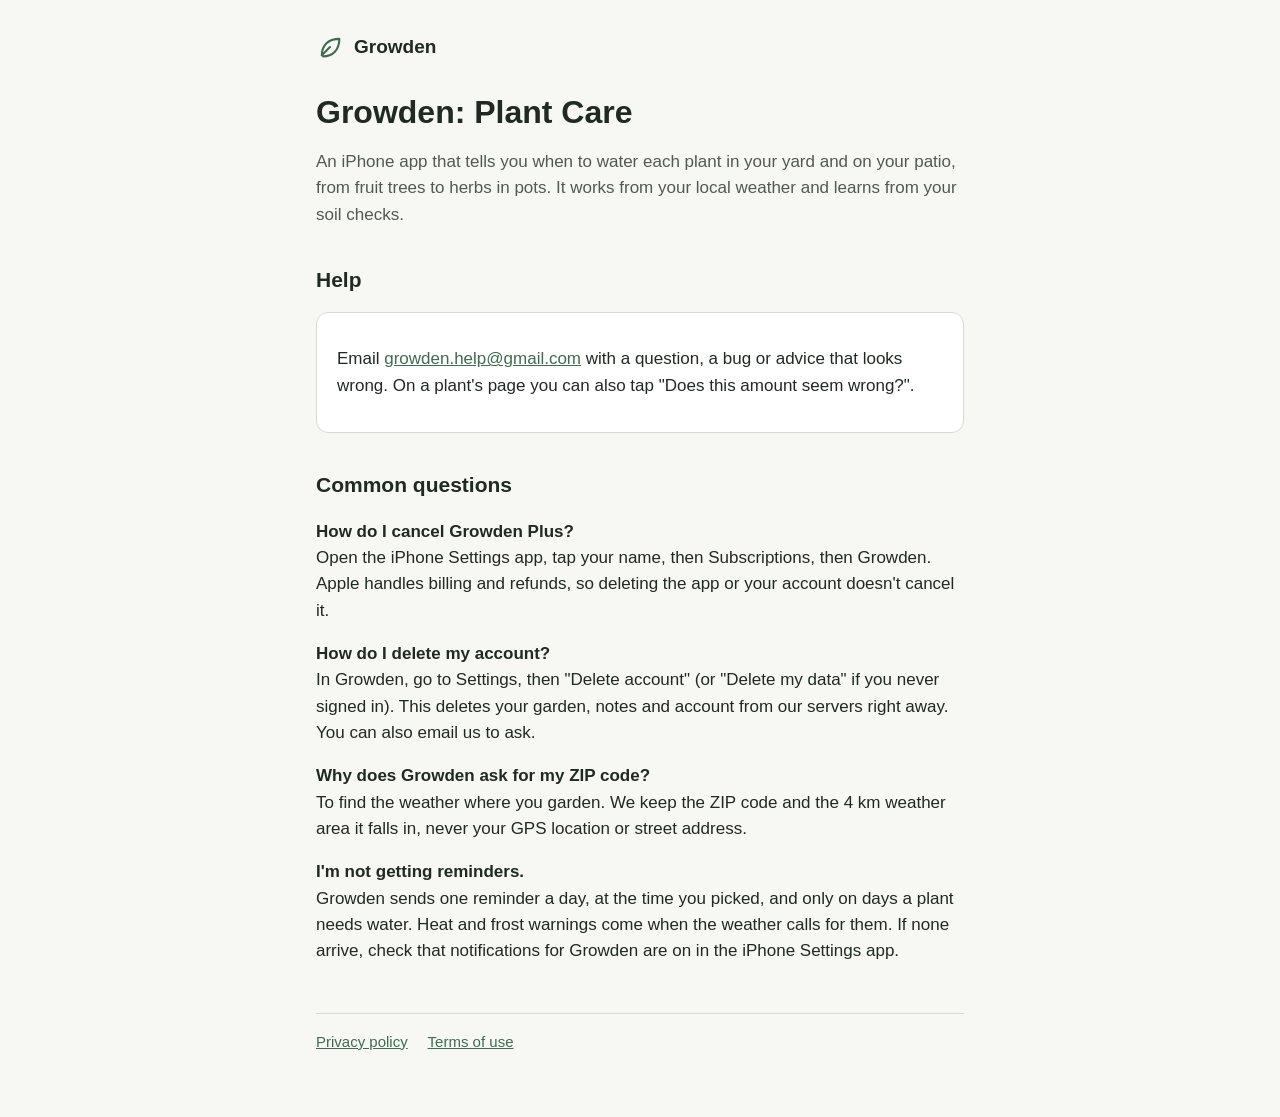
<file: index.html>
<!doctype html>
<html lang="en">
<head>
<meta charset="utf-8">
<meta name="viewport" content="width=device-width, initial-scale=1">
<title>Growden: Plant Care</title>
<meta name="description" content="Growden tells you when to water each plant in your yard and on your patio, using your local weather.">
<link rel="stylesheet" href="style.css">
</head>
<body>
<main>
<header>
  <svg width="28" height="28" viewBox="0 0 24 24" fill="none" stroke="currentColor" stroke-width="1.8" stroke-linecap="round" stroke-linejoin="round" aria-hidden="true"><path d="M5 19c0-8 5-14 15-14 0 10-6 15-14 15"/><path d="M5 19l7-7"/></svg>
  <a href="./">Growden</a>
</header>

<h1>Growden: Plant Care</h1>
<p class="muted">An iPhone app that tells you when to water each plant in your yard and on your patio, from fruit trees to herbs in pots. It works from your local weather and learns from your soil checks.</p>

<h2>Help</h2>
<div class="card">
  <p>Email <a href="mailto:growden.help@gmail.com">growden.help@gmail.com</a> with a question, a bug or advice that looks wrong. On a plant's page you can also tap "Does this amount seem wrong?".</p>
</div>

<h2>Common questions</h2>
<p><strong>How do I cancel Growden Plus?</strong><br>
Open the iPhone Settings app, tap your name, then Subscriptions, then Growden. Apple handles billing and refunds, so deleting the app or your account doesn't cancel it.</p>

<p><strong>How do I delete my account?</strong><br>
In Growden, go to Settings, then "Delete account" (or "Delete my data" if you never signed in). This deletes your garden, notes and account from our servers right away. You can also email us to ask.</p>

<p><strong>Why does Growden ask for my ZIP code?</strong><br>
To find the weather where you garden. We keep the ZIP code and the 4 km weather area it falls in, never your GPS location or street address.</p>

<p><strong>I'm not getting reminders.</strong><br>
Growden sends one reminder a day, at the time you picked, and only on days a plant needs water. Heat and frost warnings come when the weather calls for them. If none arrive, check that notifications for Growden are on in the iPhone Settings app.</p>

<footer>
  <a href="privacy/">Privacy policy</a>
  <a href="terms/">Terms of use</a>
</footer>
</main>
</body>
</html>
</file>
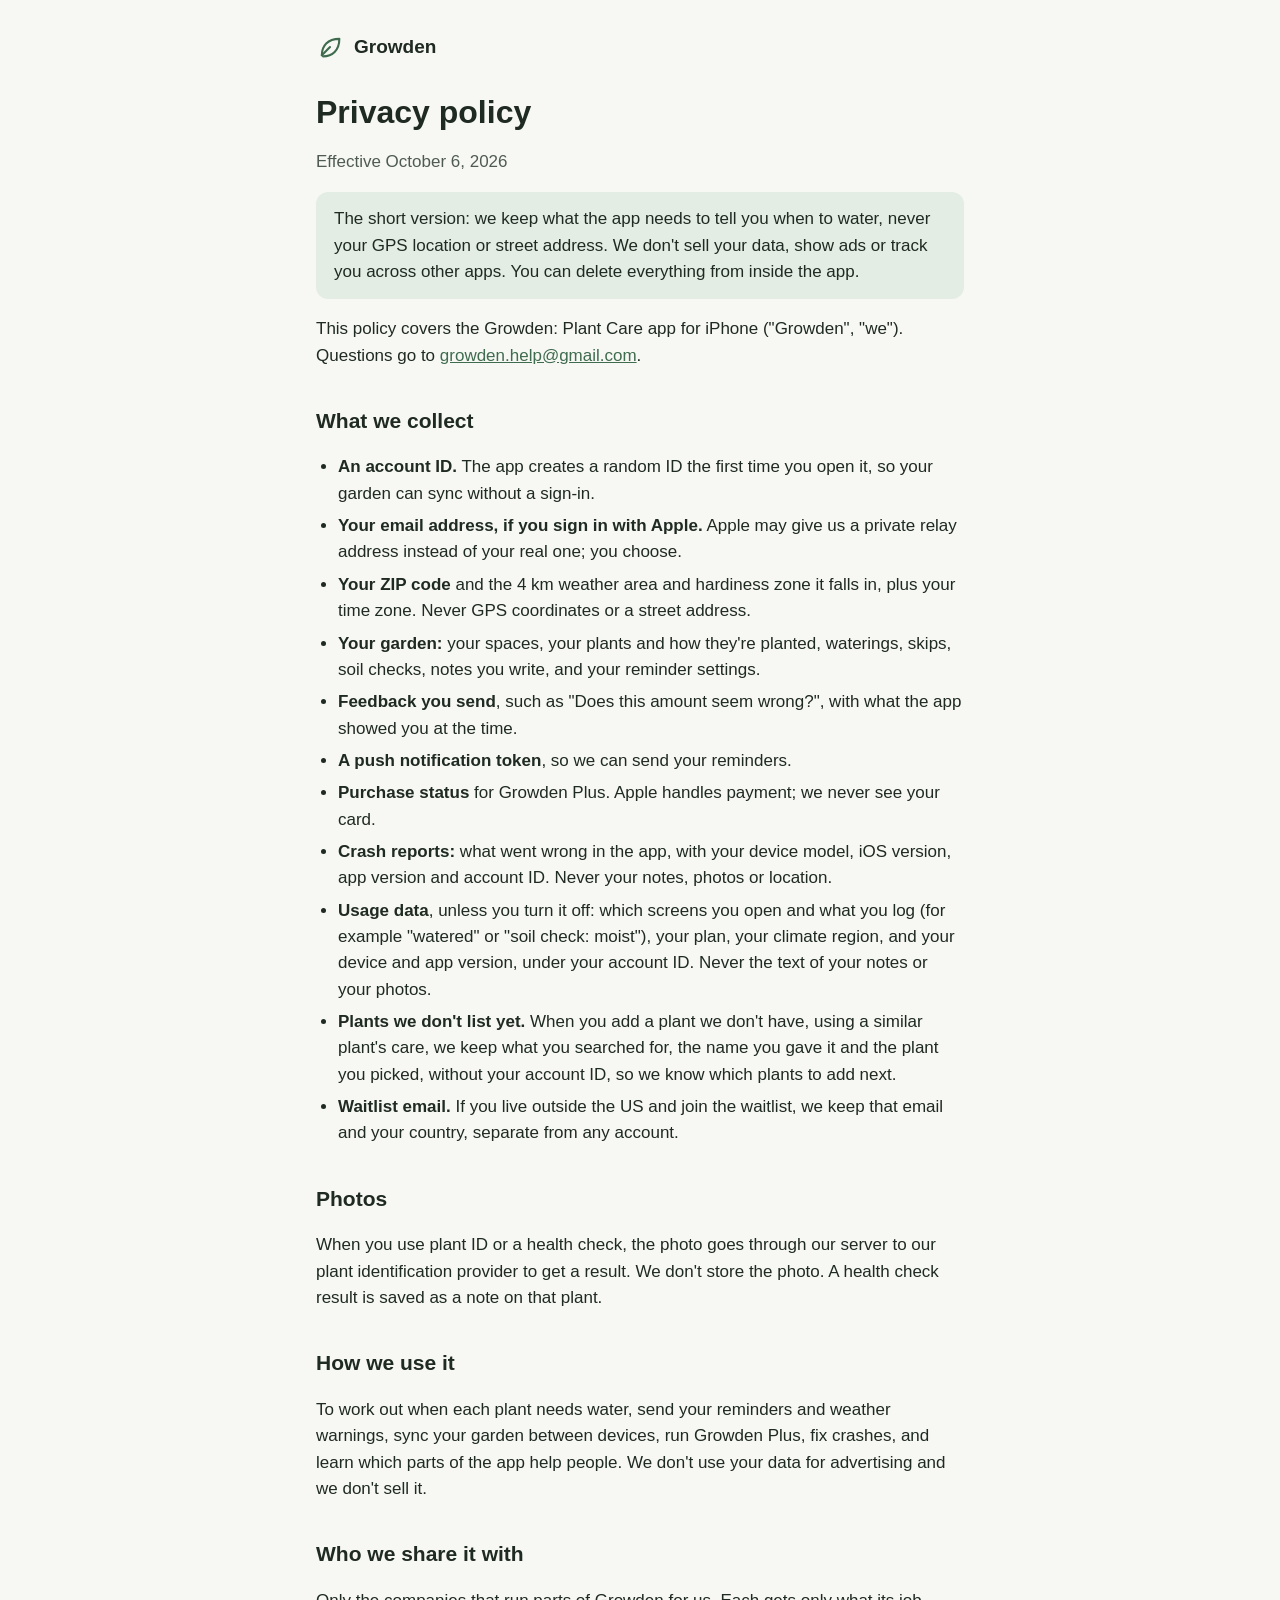
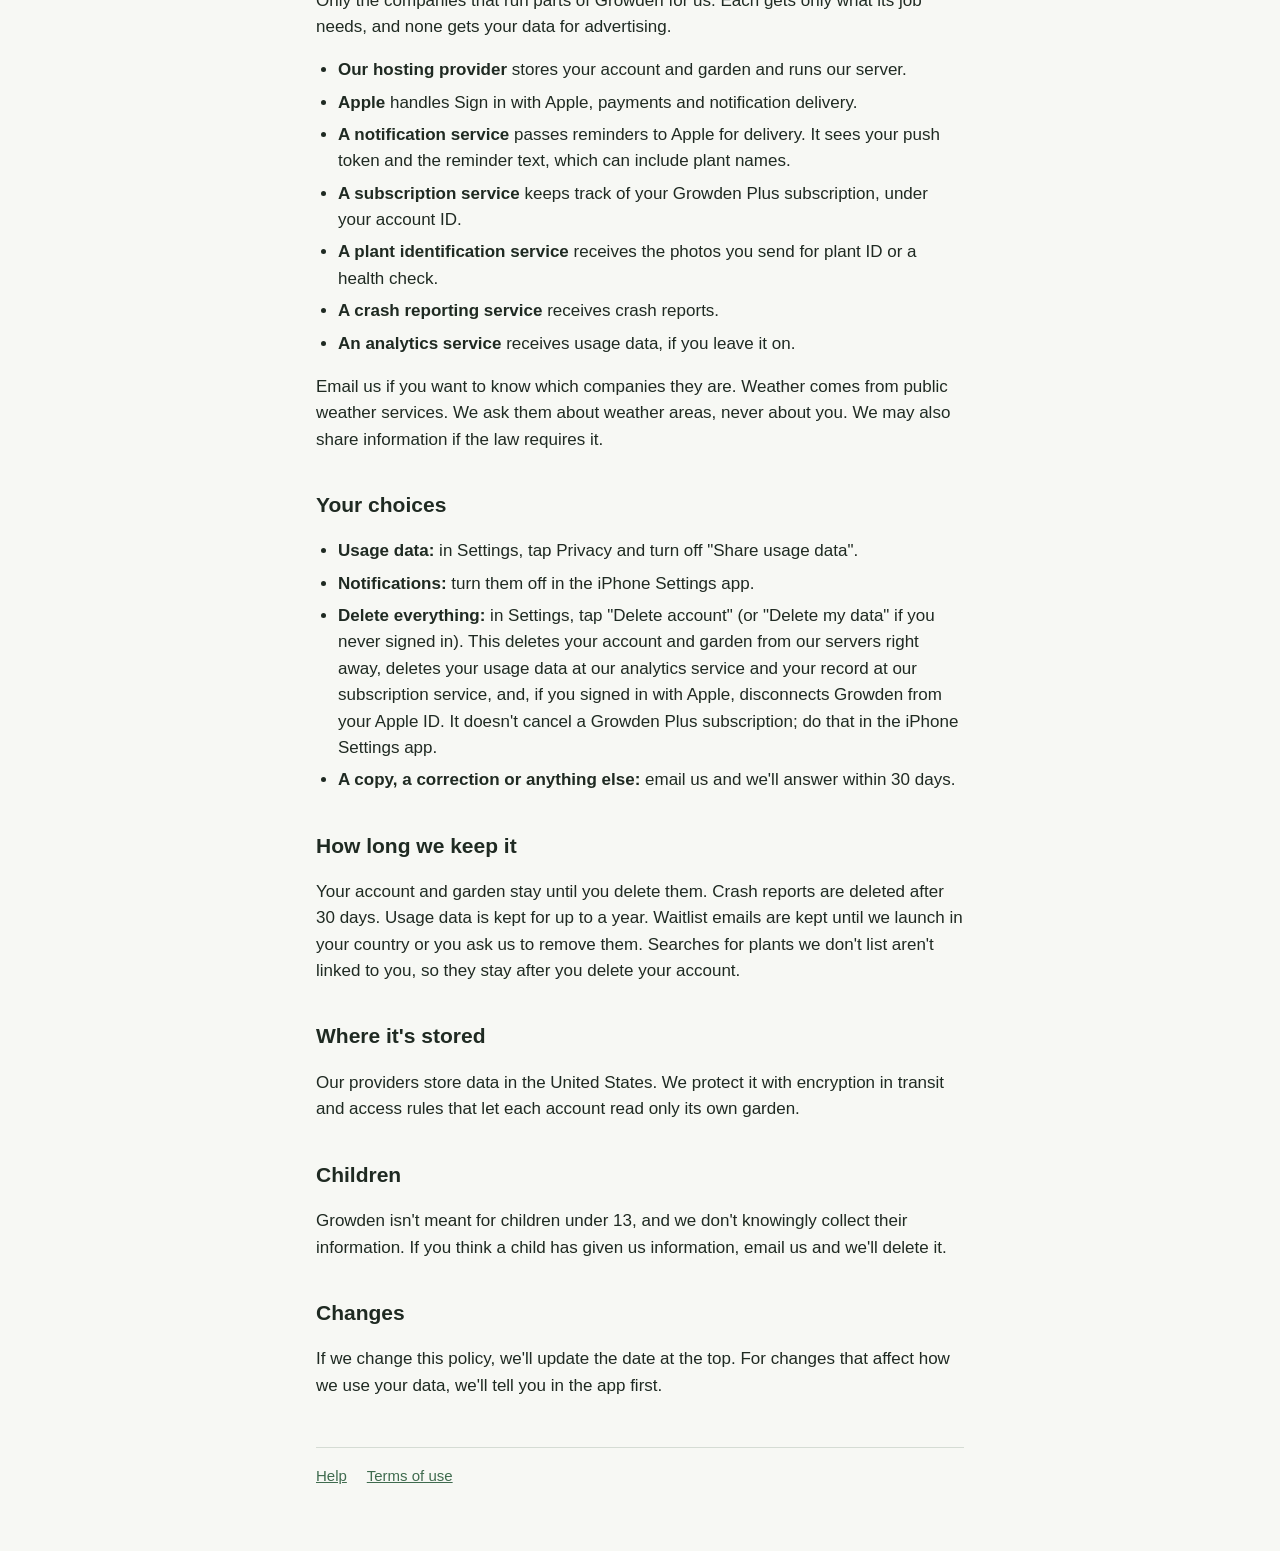
<file: privacy/index.html>
<!doctype html>
<html lang="en">
<head>
<meta charset="utf-8">
<meta name="viewport" content="width=device-width, initial-scale=1">
<title>Privacy policy · Growden</title>
<link rel="stylesheet" href="../style.css">
</head>
<body>
<main>
<header>
  <svg width="28" height="28" viewBox="0 0 24 24" fill="none" stroke="currentColor" stroke-width="1.8" stroke-linecap="round" stroke-linejoin="round" aria-hidden="true"><path d="M5 19c0-8 5-14 15-14 0 10-6 15-14 15"/><path d="M5 19l7-7"/></svg>
  <a href="../">Growden</a>
</header>

<h1>Privacy policy</h1>
<p class="muted">Effective October 6, 2026</p>

<p class="note">The short version: we keep what the app needs to tell you when to water, never your GPS location or street address. We don't sell your data, show ads or track you across other apps. You can delete everything from inside the app.</p>

<p>This policy covers the Growden: Plant Care app for iPhone ("Growden", "we"). Questions go to <a href="mailto:growden.help@gmail.com">growden.help@gmail.com</a>.</p>

<h2>What we collect</h2>
<ul>
  <li><strong>An account ID.</strong> The app creates a random ID the first time you open it, so your garden can sync without a sign-in.</li>
  <li><strong>Your email address, if you sign in with Apple.</strong> Apple may give us a private relay address instead of your real one; you choose.</li>
  <li><strong>Your ZIP code</strong> and the 4 km weather area and hardiness zone it falls in, plus your time zone. Never GPS coordinates or a street address.</li>
  <li><strong>Your garden:</strong> your spaces, your plants and how they're planted, waterings, skips, soil checks, notes you write, and your reminder settings.</li>
  <li><strong>Feedback you send</strong>, such as "Does this amount seem wrong?", with what the app showed you at the time.</li>
  <li><strong>A push notification token</strong>, so we can send your reminders.</li>
  <li><strong>Purchase status</strong> for Growden Plus. Apple handles payment; we never see your card.</li>
  <li><strong>Crash reports:</strong> what went wrong in the app, with your device model, iOS version, app version and account ID. Never your notes, photos or location.</li>
  <li><strong>Usage data</strong>, unless you turn it off: which screens you open and what you log (for example "watered" or "soil check: moist"), your plan, your climate region, and your device and app version, under your account ID. Never the text of your notes or your photos.</li>
  <li><strong>Plants we don't list yet.</strong> When you add a plant we don't have, using a similar plant's care, we keep what you searched for, the name you gave it and the plant you picked, without your account ID, so we know which plants to add next.</li>
  <li><strong>Waitlist email.</strong> If you live outside the US and join the waitlist, we keep that email and your country, separate from any account.</li>
</ul>

<h2>Photos</h2>
<p>When you use plant ID or a health check, the photo goes through our server to our plant identification provider to get a result. We don't store the photo. A health check result is saved as a note on that plant.</p>

<h2>How we use it</h2>
<p>To work out when each plant needs water, send your reminders and weather warnings, sync your garden between devices, run Growden Plus, fix crashes, and learn which parts of the app help people. We don't use your data for advertising and we don't sell it.</p>

<h2>Who we share it with</h2>
<p>Only the companies that run parts of Growden for us. Each gets only what its job needs, and none gets your data for advertising.</p>
<ul>
  <li><strong>Our hosting provider</strong> stores your account and garden and runs our server.</li>
  <li><strong>Apple</strong> handles Sign in with Apple, payments and notification delivery.</li>
  <li><strong>A notification service</strong> passes reminders to Apple for delivery. It sees your push token and the reminder text, which can include plant names.</li>
  <li><strong>A subscription service</strong> keeps track of your Growden Plus subscription, under your account ID.</li>
  <li><strong>A plant identification service</strong> receives the photos you send for plant ID or a health check.</li>
  <li><strong>A crash reporting service</strong> receives crash reports.</li>
  <li><strong>An analytics service</strong> receives usage data, if you leave it on.</li>
</ul>
<p>Email us if you want to know which companies they are. Weather comes from public weather services. We ask them about weather areas, never about you. We may also share information if the law requires it.</p>

<h2>Your choices</h2>
<ul>
  <li><strong>Usage data:</strong> in Settings, tap Privacy and turn off "Share usage data".</li>
  <li><strong>Notifications:</strong> turn them off in the iPhone Settings app.</li>
  <li><strong>Delete everything:</strong> in Settings, tap "Delete account" (or "Delete my data" if you never signed in). This deletes your account and garden from our servers right away, deletes your usage data at our analytics service and your record at our subscription service, and, if you signed in with Apple, disconnects Growden from your Apple ID. It doesn't cancel a Growden Plus subscription; do that in the iPhone Settings app.</li>
  <li><strong>A copy, a correction or anything else:</strong> email us and we'll answer within 30 days.</li>
</ul>

<h2>How long we keep it</h2>
<p>Your account and garden stay until you delete them. Crash reports are deleted after 30 days. Usage data is kept for up to a year. Waitlist emails are kept until we launch in your country or you ask us to remove them. Searches for plants we don't list aren't linked to you, so they stay after you delete your account.</p>

<h2>Where it's stored</h2>
<p>Our providers store data in the United States. We protect it with encryption in transit and access rules that let each account read only its own garden.</p>

<h2>Children</h2>
<p>Growden isn't meant for children under 13, and we don't knowingly collect their information. If you think a child has given us information, email us and we'll delete it.</p>

<h2>Changes</h2>
<p>If we change this policy, we'll update the date at the top. For changes that affect how we use your data, we'll tell you in the app first.</p>

<footer>
  <a href="../">Help</a>
  <a href="../terms/">Terms of use</a>
</footer>
</main>
</body>
</html>
</file>
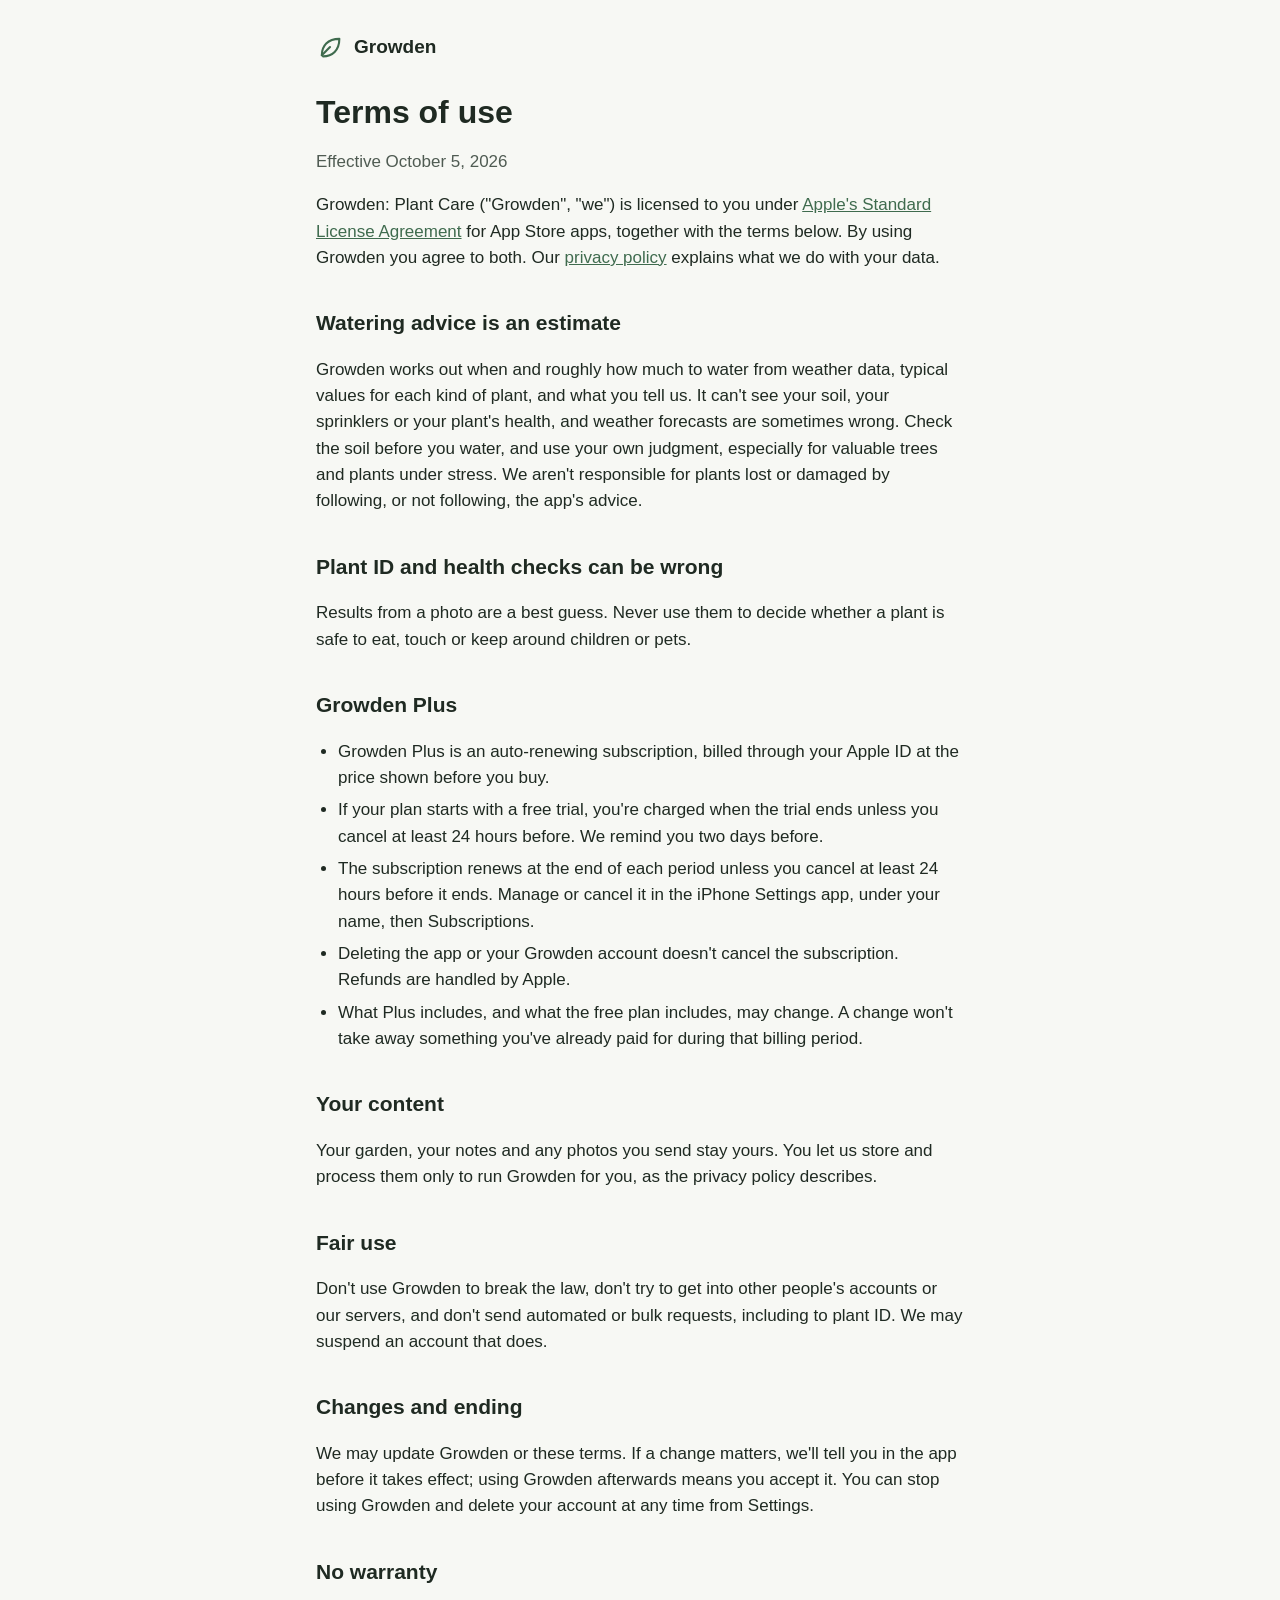
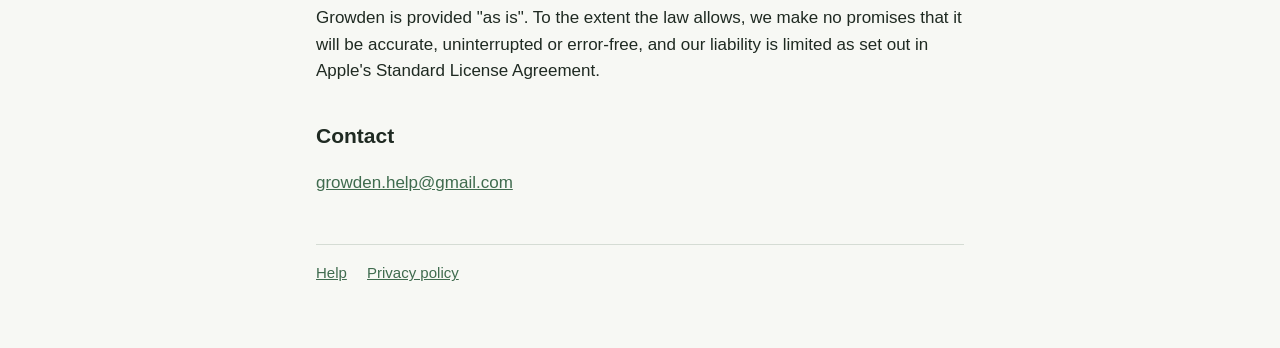
<file: terms/index.html>
<!doctype html>
<html lang="en">
<head>
<meta charset="utf-8">
<meta name="viewport" content="width=device-width, initial-scale=1">
<title>Terms of use · Growden</title>
<link rel="stylesheet" href="../style.css">
</head>
<body>
<main>
<header>
  <svg width="28" height="28" viewBox="0 0 24 24" fill="none" stroke="currentColor" stroke-width="1.8" stroke-linecap="round" stroke-linejoin="round" aria-hidden="true"><path d="M5 19c0-8 5-14 15-14 0 10-6 15-14 15"/><path d="M5 19l7-7"/></svg>
  <a href="../">Growden</a>
</header>

<h1>Terms of use</h1>
<p class="muted">Effective October 5, 2026</p>

<p>Growden: Plant Care ("Growden", "we") is licensed to you under <a href="https://www.apple.com/legal/internet-services/itunes/dev/stdeula/">Apple's Standard License Agreement</a> for App Store apps, together with the terms below. By using Growden you agree to both. Our <a href="../privacy/">privacy policy</a> explains what we do with your data.</p>

<h2>Watering advice is an estimate</h2>
<p>Growden works out when and roughly how much to water from weather data, typical values for each kind of plant, and what you tell us. It can't see your soil, your sprinklers or your plant's health, and weather forecasts are sometimes wrong. Check the soil before you water, and use your own judgment, especially for valuable trees and plants under stress. We aren't responsible for plants lost or damaged by following, or not following, the app's advice.</p>

<h2>Plant ID and health checks can be wrong</h2>
<p>Results from a photo are a best guess. Never use them to decide whether a plant is safe to eat, touch or keep around children or pets.</p>

<h2>Growden Plus</h2>
<ul>
  <li>Growden Plus is an auto-renewing subscription, billed through your Apple ID at the price shown before you buy.</li>
  <li>If your plan starts with a free trial, you're charged when the trial ends unless you cancel at least 24 hours before. We remind you two days before.</li>
  <li>The subscription renews at the end of each period unless you cancel at least 24 hours before it ends. Manage or cancel it in the iPhone Settings app, under your name, then Subscriptions.</li>
  <li>Deleting the app or your Growden account doesn't cancel the subscription. Refunds are handled by Apple.</li>
  <li>What Plus includes, and what the free plan includes, may change. A change won't take away something you've already paid for during that billing period.</li>
</ul>

<h2>Your content</h2>
<p>Your garden, your notes and any photos you send stay yours. You let us store and process them only to run Growden for you, as the privacy policy describes.</p>

<h2>Fair use</h2>
<p>Don't use Growden to break the law, don't try to get into other people's accounts or our servers, and don't send automated or bulk requests, including to plant ID. We may suspend an account that does.</p>

<h2>Changes and ending</h2>
<p>We may update Growden or these terms. If a change matters, we'll tell you in the app before it takes effect; using Growden afterwards means you accept it. You can stop using Growden and delete your account at any time from Settings.</p>

<h2>No warranty</h2>
<p>Growden is provided "as is". To the extent the law allows, we make no promises that it will be accurate, uninterrupted or error-free, and our liability is limited as set out in Apple's Standard License Agreement.</p>

<h2>Contact</h2>
<p><a href="mailto:growden.help@gmail.com">growden.help@gmail.com</a></p>

<footer>
  <a href="../">Help</a>
  <a href="../privacy/">Privacy policy</a>
</footer>
</main>
</body>
</html>
</file>
<file: style.css>
/* Colors from design/tokens.json. */
:root {
  --surface: #F7F8F4;
  --raised: #FFFFFF;
  --ink: #1F2A22;
  --ink-muted: #4F5B52;
  --border: #D5DCD4;
  --sage: #3F6B4E;
  --sage-soft: #E3EDE4;
  color-scheme: light dark;
}
@media (prefers-color-scheme: dark) {
  :root {
    --surface: #141A16;
    --raised: #1C241F;
    --ink: #E8EDE6;
    --ink-muted: #A9B4AB;
    --border: #2E3A32;
    --sage: #8DBE9B;
    --sage-soft: #22332A;
  }
}
* { box-sizing: border-box; }
body {
  margin: 0;
  background: var(--surface);
  color: var(--ink);
  font: 17px/1.55 -apple-system, BlinkMacSystemFont, "Segoe UI", Roboto, Helvetica, Arial, sans-serif;
}
main { max-width: 680px; margin: 0 auto; padding: 32px 16px 64px; }
header { display: flex; align-items: center; gap: 10px; margin-bottom: 32px; }
header a { color: var(--ink); text-decoration: none; font-weight: 600; font-size: 19px; }
header svg { color: var(--sage); }
h1 { font-size: 32px; line-height: 1.2; margin: 0 0 8px; }
h2 { font-size: 21px; margin: 36px 0 8px; }
p, li { color: var(--ink); }
.muted { color: var(--ink-muted); }
a { color: var(--sage); }
ul { padding-left: 22px; }
li { margin: 6px 0; }
.card { background: var(--raised); border: 1px solid var(--border); border-radius: 12px; padding: 16px 20px; margin: 16px 0; }
.note { background: var(--sage-soft); border-radius: 12px; padding: 14px 18px; }
footer { margin-top: 48px; padding-top: 16px; border-top: 1px solid var(--border); color: var(--ink-muted); font-size: 15px; }
footer a { margin-right: 16px; }
</file>
